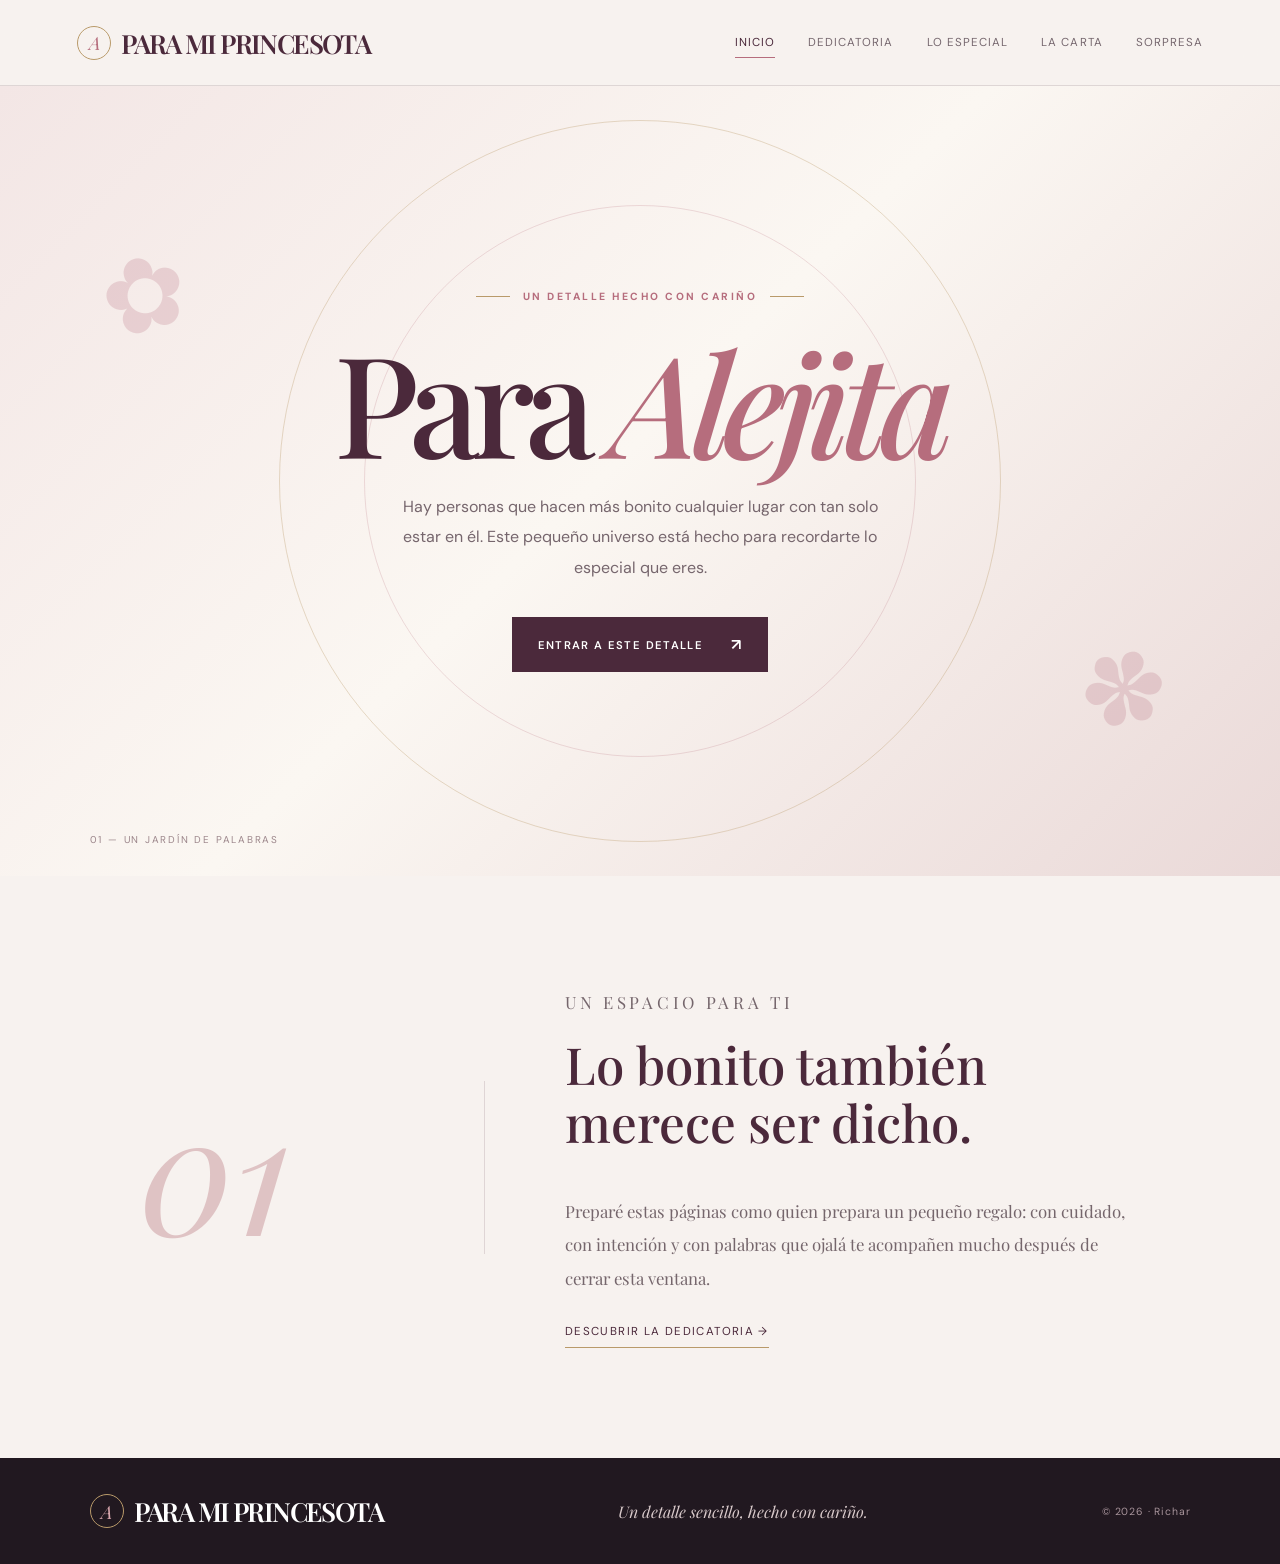
<file: index.html>
<!DOCTYPE html>
<html lang="es">
<head>
<meta charset="UTF-8">
<meta name="viewport" content="width=device-width, initial-scale=1.0">
<meta name="theme-color" content="#f7f2ef">
<meta name="description" content="Un detalle especial hecho con cariño PARA MI PRINCESOTA.">
<title>Inicio |  PARA MI PRINCESOTA</title>
<link rel="stylesheet" href="css/style.css">
<script src="js/script.js" defer></script>
</head>
<body>
<header class="header">
 <a class="logo" href="index.html"><span class="logo-mark">A</span>  PARA MI PRINCESOTA</a>
 <button class="menu-toggle" id="menuToggle" aria-label="Abrir menú" aria-expanded="false"><i></i><i></i><i></i></button>
 <nav class="nav" id="mainNav"><a href="index.html" aria-current="page">Inicio</a>
<a href="dedicatoria.html">Dedicatoria</a>
<a href="cualidades.html">Lo especial</a>
<a href="carta.html">La carta</a>
<a href="sorpresa.html">Sorpresa</a></nav>
</header>
<main><section class="hero">
 <div class="hero-content reveal"><p class="kicker">UN DETALLE HECHO CON CARIÑO</p><h1>Para <em>Alejita</em></h1><p class="hero-copy">Hay personas que hacen más bonito cualquier lugar con tan solo estar en él. Este pequeño universo está hecho para recordarte lo especial que eres.</p><a class="cta" href="dedicatoria.html">Entrar a este detalle <span>↗</span></a></div>
 <span class="hero-ornament ornament-left">✿</span><span class="hero-ornament ornament-right">✽</span><span class="hero-index">01 — UN JARDÍN DE PALABRAS</span>
</section>
<section class="content-section intro-layout reveal"><div class="intro-number">01</div><div class="intro-copy"><p class="section-label">UN ESPACIO PARA TI</p><h2>Lo bonito también merece ser dicho.</h2><p>Preparé estas páginas como quien prepara un pequeño regalo: con cuidado, con intención y con palabras que ojalá te acompañen mucho después de cerrar esta ventana.</p><a class="text-link" href="dedicatoria.html">Descubrir la dedicatoria →</a></div></section></main>
<footer class="footer"><a class="logo" href="index.html"><span class="logo-mark">A</span>  PARA MI PRINCESOTA</a><p>Un detalle sencillo, hecho con cariño.</p><small>© <span id="year"></span> · Richar</small></footer>
</body>
</html>
</file>
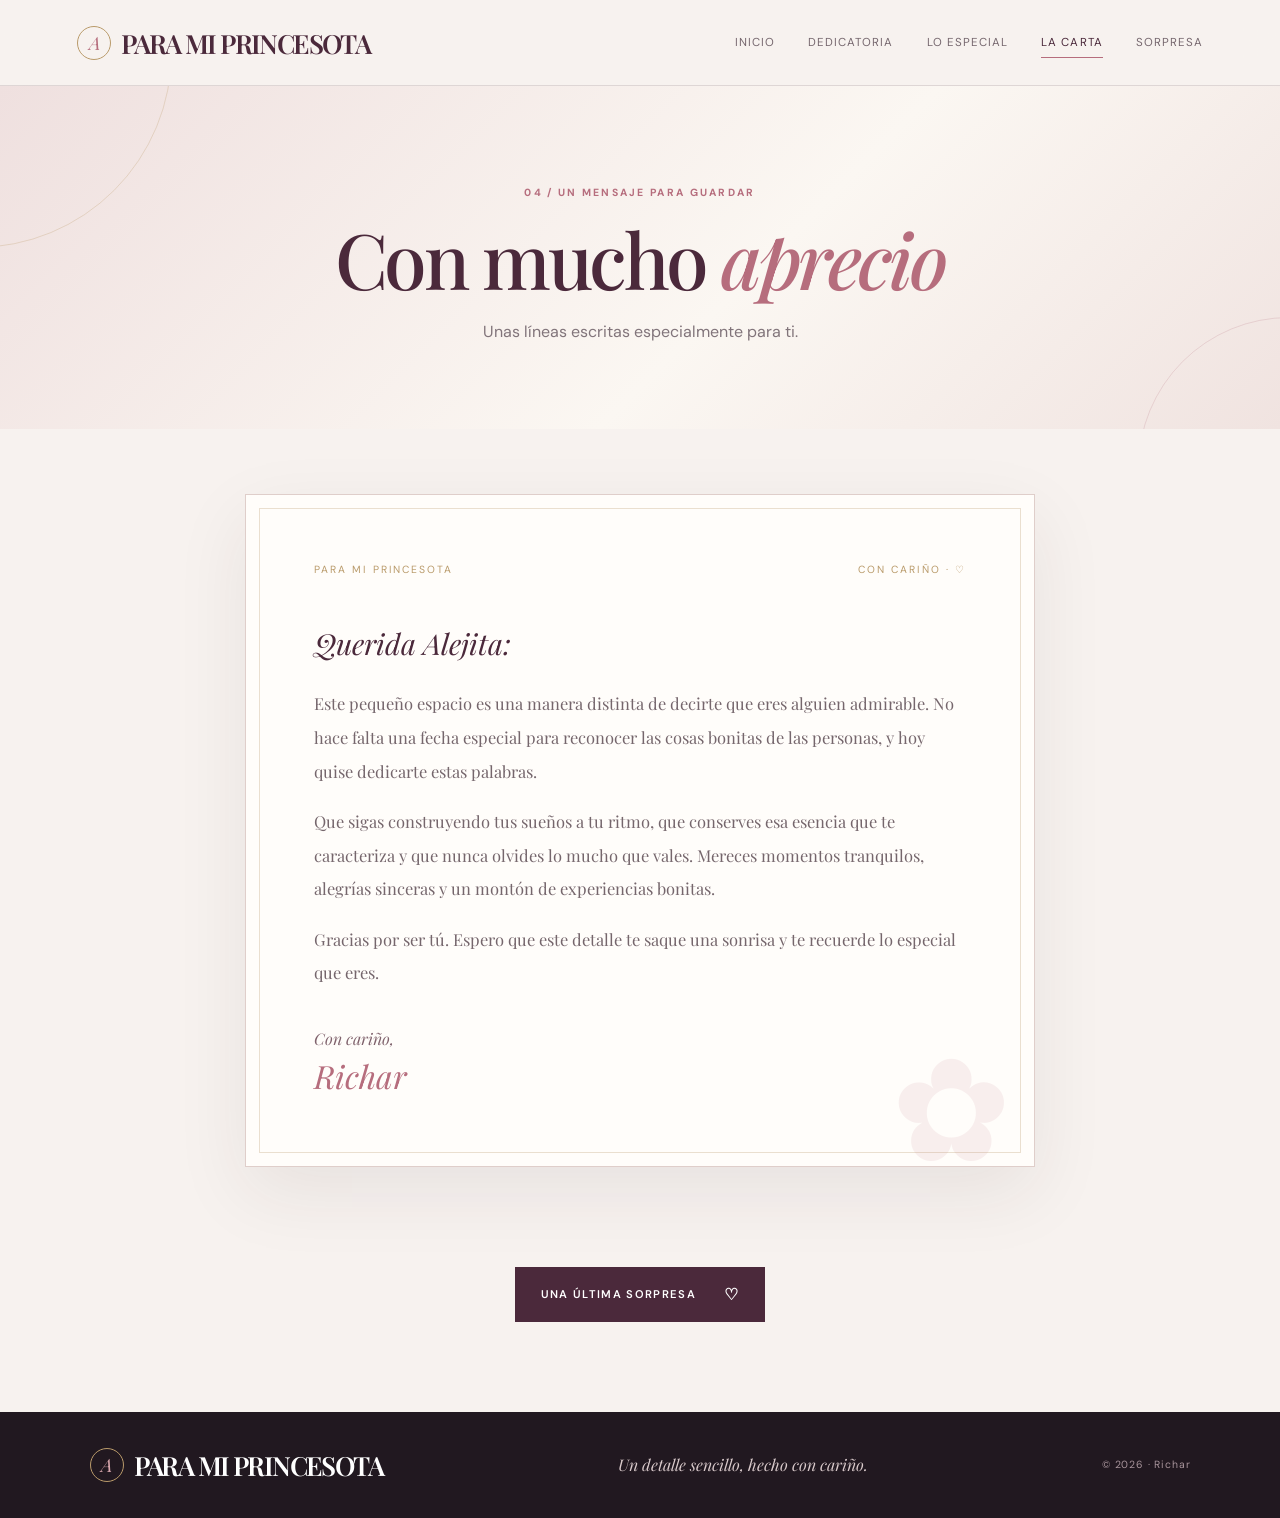
<file: carta.html>
<!DOCTYPE html>
<html lang="es">
<head>
<meta charset="UTF-8">
<meta name="viewport" content="width=device-width, initial-scale=1.0">
<meta name="theme-color" content="#f7f2ef">
<meta name="description" content="Un detalle especial hecho con cariño para Alejita.">
<title>La carta | PARA MI PRINCESOTA</title>
<link rel="stylesheet" href="css/style.css">
<script src="js/script.js" defer></script>
</head>
<body>
<header class="header">
 <a class="logo" href="index.html"><span class="logo-mark">A</span>  PARA MI PRINCESOTA</a>
 <button class="menu-toggle" id="menuToggle" aria-label="Abrir menú" aria-expanded="false"><i></i><i></i><i></i></button>
 <nav class="nav" id="mainNav"><a href="index.html">Inicio</a>
<a href="dedicatoria.html">Dedicatoria</a>
<a href="cualidades.html">Lo especial</a>
<a href="carta.html" aria-current="page">La carta</a>
<a href="sorpresa.html">Sorpresa</a></nav>
</header>
<main><section class="page-banner"><p class="section-label">04 / UN MENSAJE PARA GUARDAR</p><h1 class="page-title">Con mucho <em>aprecio</em></h1><p class="sub">Unas líneas escritas especialmente para ti.</p></section>
<article class="letter reveal"><div class="letter-top"><span> PARA MI PRINCESOTA</span><span>CON CARIÑO · ♡</span></div><h2>Querida Alejita:</h2><p>Este pequeño espacio es una manera distinta de decirte que eres alguien admirable. No hace falta una fecha especial para reconocer las cosas bonitas de las personas, y hoy quise dedicarte estas palabras.</p><p>Que sigas construyendo tus sueños a tu ritmo, que conserves esa esencia que te caracteriza y que nunca olvides lo mucho que vales. Mereces momentos tranquilos, alegrías sinceras y un montón de experiencias bonitas.</p><p>Gracias por ser tú. Espero que este detalle te saque una sonrisa y te recuerde lo especial que eres.</p><div class="letter-sign">Con cariño,<br><strong>Richar</strong></div><span class="letter-flower">✿</span></article>
<div class="next-link"><a class="cta" href="sorpresa.html">Una última sorpresa <span>♡</span></a></div></main>
<footer class="footer"><a class="logo" href="index.html"><span class="logo-mark">A</span>  PARA MI PRINCESOTA</a><p>Un detalle sencillo, hecho con cariño.</p><small>© <span id="year"></span> · Richar</small></footer>
</body>
</html>
</file>
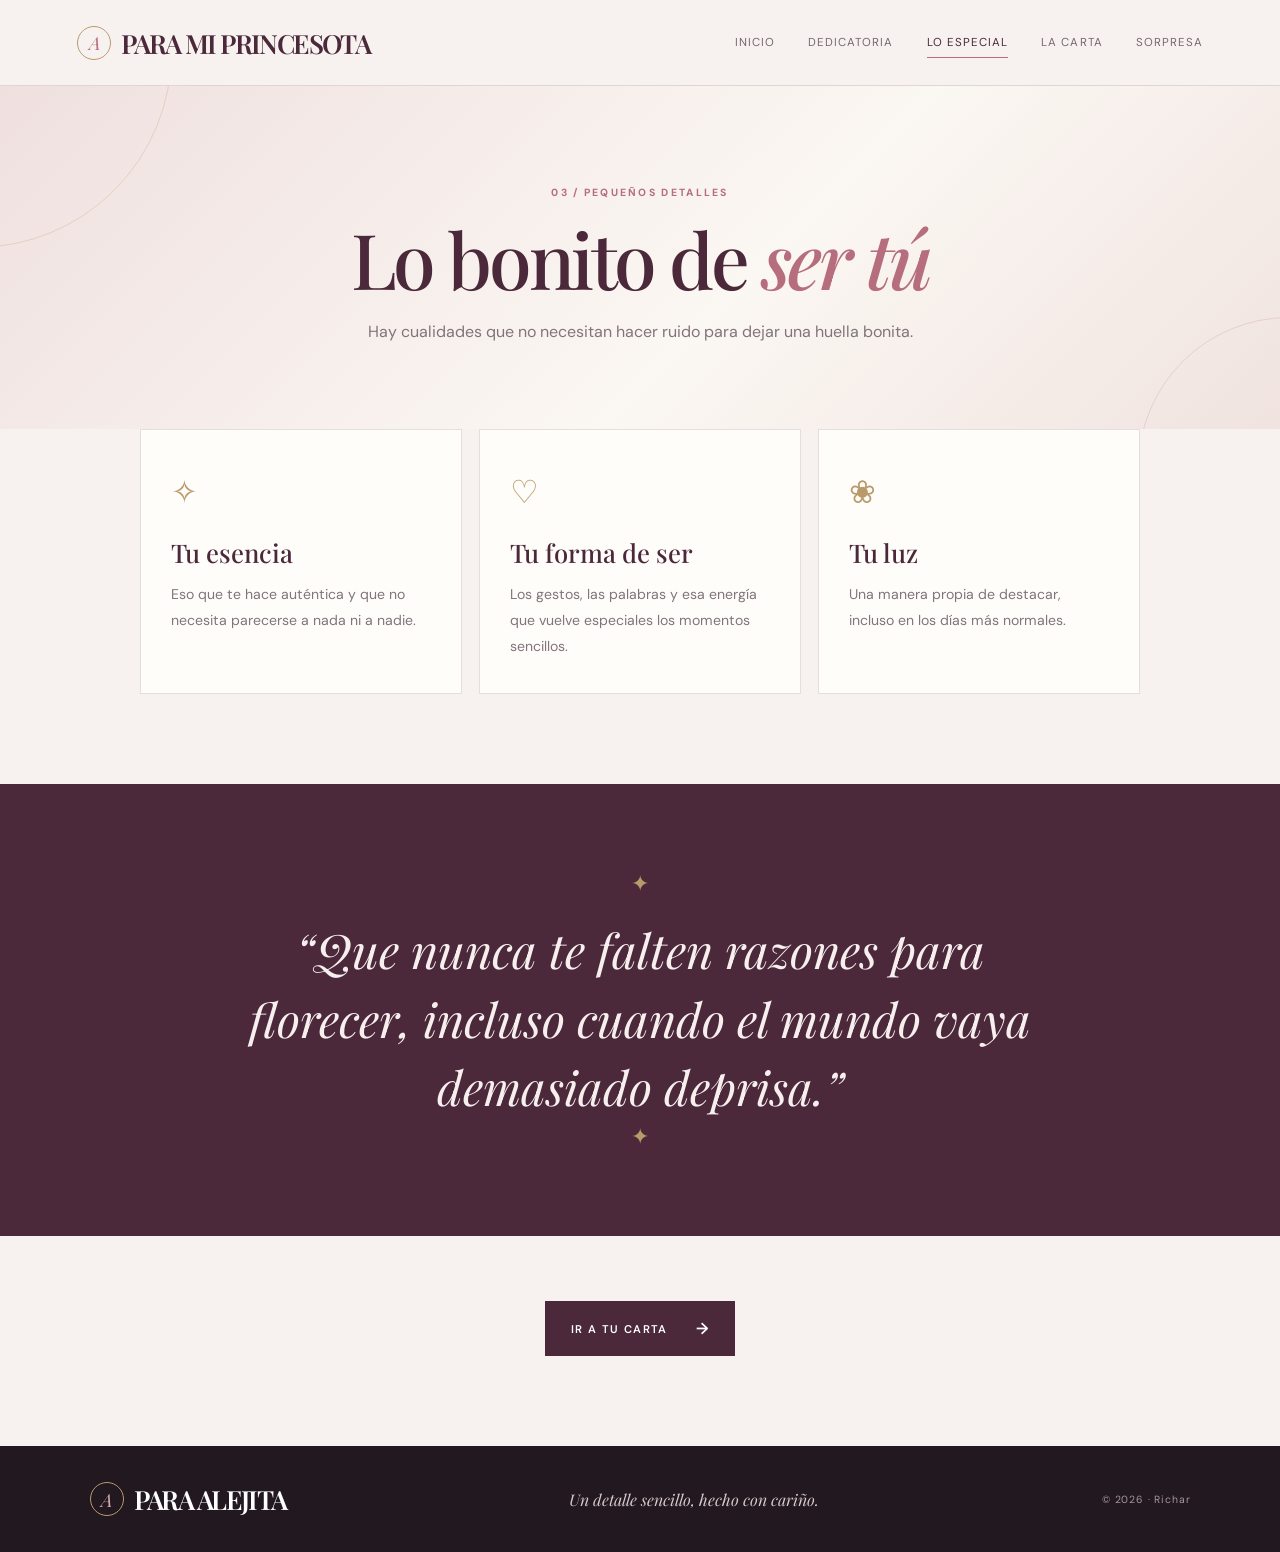
<file: cualidades.html>
<!DOCTYPE html>
<html lang="es">
<head>
<meta charset="UTF-8">
<meta name="viewport" content="width=device-width, initial-scale=1.0">
<meta name="theme-color" content="#f7f2ef">
<meta name="description" content="Un detalle especial hecho con cariño para Alejita.">
<title>Lo especial de ti | PARA MI PRINCESOTA</title>
<link rel="stylesheet" href="css/style.css">
<script src="js/script.js" defer></script>
</head>
<body>
<header class="header">
 <a class="logo" href="index.html"><span class="logo-mark">A</span> PARA MI PRINCESOTA</a>
 <button class="menu-toggle" id="menuToggle" aria-label="Abrir menú" aria-expanded="false"><i></i><i></i><i></i></button>
 <nav class="nav" id="mainNav"><a href="index.html">Inicio</a>
<a href="dedicatoria.html">Dedicatoria</a>
<a href="cualidades.html" aria-current="page">Lo especial</a>
<a href="carta.html">La carta</a>
<a href="sorpresa.html">Sorpresa</a></nav>
</header>
<main><section class="page-banner"><p class="section-label">03 / PEQUEÑOS DETALLES</p><h1 class="page-title">Lo bonito de <em>ser tú</em></h1><p class="sub">Hay cualidades que no necesitan hacer ruido para dejar una huella bonita.</p></section>
<section class="quality-grid"><article class="quality-card reveal"><span class="icon">✧</span><h2>Tu esencia</h2><p>Eso que te hace auténtica y que no necesita parecerse a nada ni a nadie.</p></article><article class="quality-card reveal"><span class="icon">♡</span><h2>Tu forma de ser</h2><p>Los gestos, las palabras y esa energía que vuelve especiales los momentos sencillos.</p></article><article class="quality-card reveal"><span class="icon">❀</span><h2>Tu luz</h2><p>Una manera propia de destacar, incluso en los días más normales.</p></article></section>
<section class="quote-band"><span>✦</span><p>“Que nunca te falten razones para florecer, incluso cuando el mundo vaya demasiado deprisa.”</p><span>✦</span></section><div class="next-link" style="padding-top:65px"><a class="cta" href="carta.html">Ir a tu carta <span>→</span></a></div></main>
<footer class="footer"><a class="logo" href="index.html"><span class="logo-mark">A</span> PARA ALEJITA</a><p>Un detalle sencillo, hecho con cariño.</p><small>© <span id="year"></span> · Richar</small></footer>
</body>
</html>
</file>
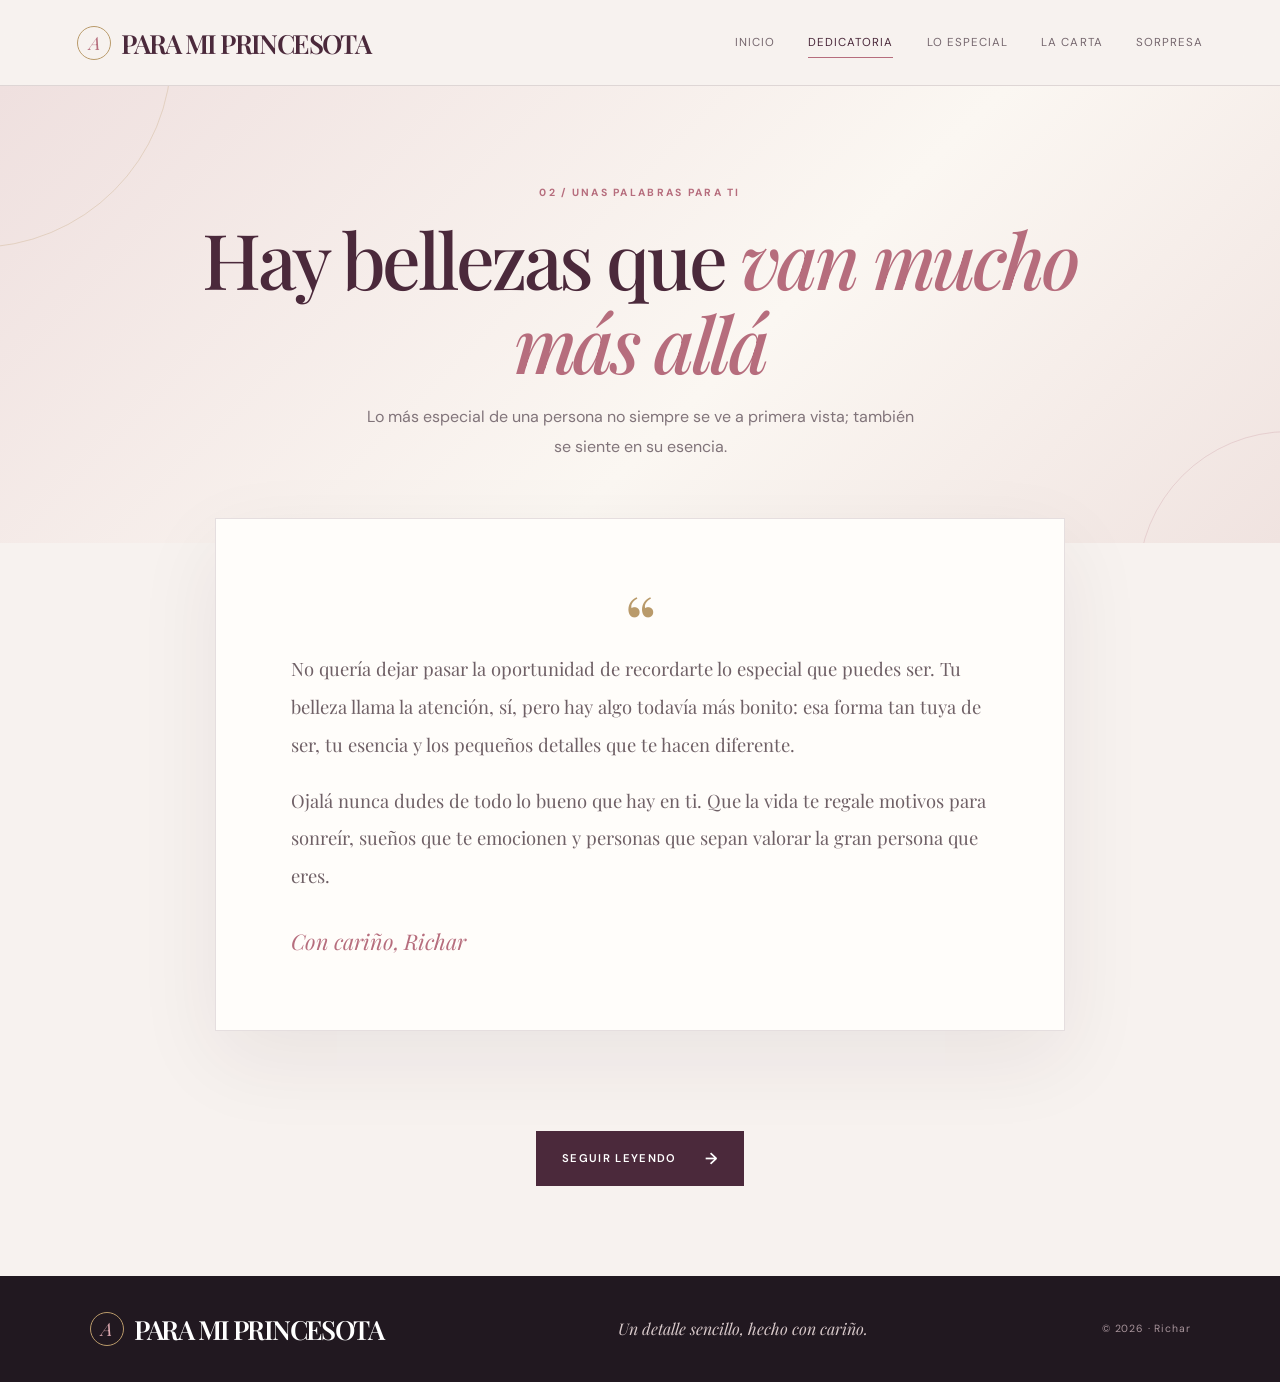
<file: dedicatoria.html>
<!DOCTYPE html>
<html lang="es">
<head>
<meta charset="UTF-8">
<meta name="viewport" content="width=device-width, initial-scale=1.0">
<meta name="theme-color" content="#f7f2ef">
<meta name="description" content="Un detalle especial hecho con cariño para Alejita.">
<title>Dedicatoria | Para Alejita</title>
<link rel="stylesheet" href="css/style.css">
<script src="js/script.js" defer></script>
</head>
<body>
<header class="header">
 <a class="logo" href="index.html"><span class="logo-mark">A</span>  PARA MI PRINCESOTA</a>
 <button class="menu-toggle" id="menuToggle" aria-label="Abrir menú" aria-expanded="false"><i></i><i></i><i></i></button>
 <nav class="nav" id="mainNav"><a href="index.html">Inicio</a>
<a href="dedicatoria.html" aria-current="page">Dedicatoria</a>
<a href="cualidades.html">Lo especial</a>
<a href="carta.html">La carta</a>
<a href="sorpresa.html">Sorpresa</a></nav>
</header>
<main><section class="page-banner"><p class="section-label">02 / UNAS PALABRAS PARA TI</p><h1 class="page-title">Hay bellezas que <em>van mucho más allá</em></h1><p class="sub">Lo más especial de una persona no siempre se ve a primera vista; también se siente en su esencia.</p></section>
<article class="paper reveal"><div class="quote-mark">“</div><p>No quería dejar pasar la oportunidad de recordarte lo especial que puedes ser. Tu belleza llama la atención, sí, pero hay algo todavía más bonito: esa forma tan tuya de ser, tu esencia y los pequeños detalles que te hacen diferente.</p><p>Ojalá nunca dudes de todo lo bueno que hay en ti. Que la vida te regale motivos para sonreír, sueños que te emocionen y personas que sepan valorar la gran persona que eres.</p><span class="signature">Con cariño, Richar</span></article>
<div class="next-link"><a class="cta" href="cualidades.html">Seguir leyendo <span>→</span></a></div></main>
<footer class="footer"><a class="logo" href="index.html"><span class="logo-mark">A</span>  PARA MI PRINCESOTA</a><p>Un detalle sencillo, hecho con cariño.</p><small>© <span id="year"></span> · Richar</small></footer>
</body>
</html>
</file>
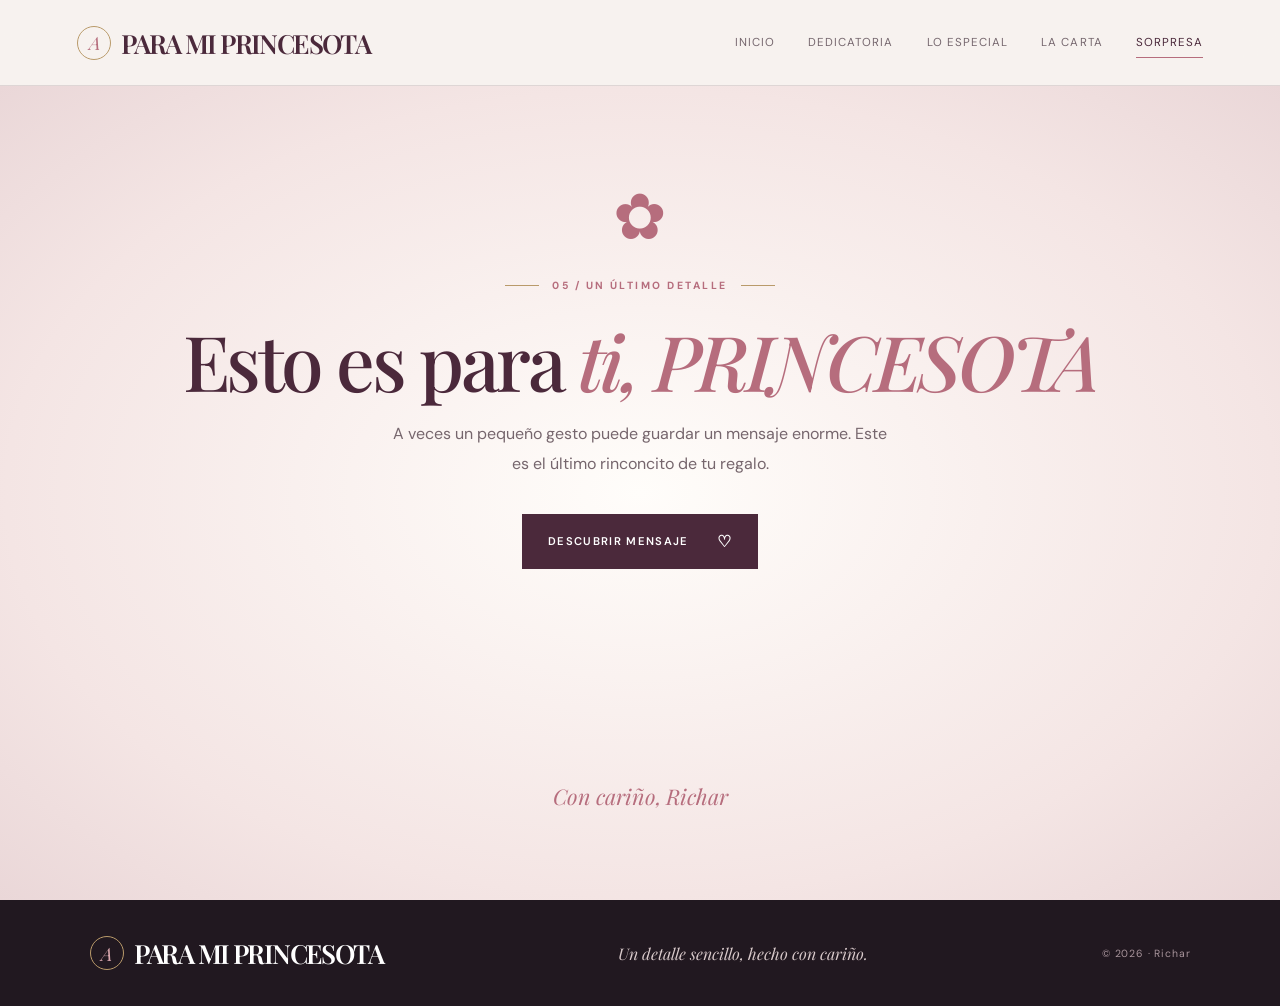
<file: sorpresa.html>
<!DOCTYPE html>
<html lang="es">
<head>
<meta charset="UTF-8">
<meta name="viewport" content="width=device-width, initial-scale=1.0">
<meta name="theme-color" content="#f7f2ef">
<meta name="description" content="Un detalle especial hecho con cariño para Alejita.">
<title>Una sorpresa |  PARA MI PRINCESOTA</title>
<link rel="stylesheet" href="css/style.css">
<script src="js/script.js" defer></script>
</head>
<body>
<header class="header">
 <a class="logo" href="index.html"><span class="logo-mark">A</span>  PARA MI PRINCESOTA</a>
 <button class="menu-toggle" id="menuToggle" aria-label="Abrir menú" aria-expanded="false"><i></i><i></i><i></i></button>
 <nav class="nav" id="mainNav"><a href="index.html">Inicio</a>
<a href="dedicatoria.html">Dedicatoria</a>
<a href="cualidades.html">Lo especial</a>
<a href="carta.html">La carta</a>
<a href="sorpresa.html" aria-current="page">Sorpresa</a></nav>
</header>
<main><section class="surprise-stage"><span class="surprise-symbol">✿</span><p class="kicker">05 / UN ÚLTIMO DETALLE</p><h1 class="page-title">Esto es para <em>ti, PRINCESOTA</em></h1><p class="hero-copy">A veces un pequeño gesto puede guardar un mensaje enorme. Este es el último rinconcito de tu regalo.</p><button class="cta" id="surpriseBtn">Descubrir mensaje <span>♡</span></button><p class="surprise-message" id="surpriseMessage" aria-live="polite">Que hoy, mañana y siempre encuentres motivos para sonreír. Nunca dejes de florecer. 🌷</p><span class="signature">Con cariño, Richar</span></section></main>
<footer class="footer"><a class="logo" href="index.html"><span class="logo-mark">A</span>  PARA MI PRINCESOTA</a><p>Un detalle sencillo, hecho con cariño.</p><small>© <span id="year"></span> · Richar</small></footer>
</body>
</html>
</file>
<file: css/style.css>
@import url('https://fonts.googleapis.com/css2?family=DM+Sans:wght@400;500;600;700&family=Playfair+Display:ital,wght@0,500;0,600;0,700;1,500;1,600&display=swap');
:root{
 --bg:#f7f2ef;--paper:#fffdfa;--ink:#251c22;--muted:#81747a;
 --plum:#4b293b;--rose:#b66d7d;--rose-light:#ead3d6;--gold:#b99a6a;
 --line:rgba(75,41,59,.14);--serif:"Playfair Display",Georgia,serif;
 --sans:"DM Sans",Arial,sans-serif;--max:1180px
}
*{box-sizing:border-box}
html{scroll-behavior:smooth;scroll-padding-top:100px}
body{margin:0;background:var(--bg);color:var(--ink);font-family:var(--sans);overflow-x:hidden}
a{color:inherit;text-decoration:none}
button{font:inherit}
::selection{background:var(--rose-light);color:var(--plum)}
.header{height:86px;padding:0 max(6%,calc((100% - var(--max))/2));display:flex;align-items:center;justify-content:space-between;background:rgba(247,242,239,.92);backdrop-filter:blur(18px);border-bottom:1px solid var(--line);position:sticky;top:0;z-index:50}
.logo{display:flex;align-items:center;gap:10px;font:600 1.65rem var(--serif);letter-spacing:-.06em;color:var(--plum)}
.logo-mark{width:34px;height:34px;border:1px solid var(--gold);border-radius:50%;display:grid;place-items:center;font:italic 1.15rem var(--serif);color:var(--rose)}
.nav{display:flex;align-items:center;gap:clamp(15px,2.6vw,34px)}
.nav a{font-size:.72rem;letter-spacing:.09em;text-transform:uppercase;color:#76676e;position:relative;padding:9px 0;transition:color .2s}
.nav a:after{content:"";position:absolute;left:0;right:100%;bottom:1px;height:1px;background:var(--rose);transition:right .25s}
.nav a:hover,.nav a[aria-current=page]{color:var(--plum)}
.nav a:hover:after,.nav a[aria-current=page]:after{right:0}
.menu-toggle{display:none;background:none;border:1px solid var(--line);border-radius:50%;width:43px;height:43px;padding:10px;cursor:pointer}
.menu-toggle i{display:block;height:1.5px;background:var(--plum);margin:5px 1px}
main{min-height:65vh}
.hero{min-height:min(790px,calc(100svh - 86px));position:relative;display:grid;place-items:center;text-align:center;padding:95px 7%;overflow:hidden;background:linear-gradient(135deg,#f3e6e5 0%,#fbf7f2 48%,#ead9d8 100%)}
.hero:before,.hero:after{content:"";position:absolute;width:min(62vw,720px);aspect-ratio:1;border:1px solid rgba(185,154,106,.35);border-radius:50%;pointer-events:none}
.hero:after{width:min(48vw,550px);border-color:rgba(182,109,125,.22)}
.hero-content{position:relative;z-index:2;max-width:850px}
.kicker{display:flex;align-items:center;justify-content:center;gap:13px;color:var(--rose);font-size:.65rem;font-weight:700;letter-spacing:.24em;text-transform:uppercase}
.kicker:before,.kicker:after{content:"";width:34px;height:1px;background:var(--gold)}
h1,h2,h3,p{margin-top:0}
.hero h1{font:500 clamp(4.2rem,11vw,9.3rem)/.96 var(--serif);letter-spacing:-.065em;color:var(--plum);margin:30px 0 24px}
.hero h1 em,.page-title em{font-weight:500;color:var(--rose)}
.hero-copy{max-width:510px;margin:0 auto 34px;color:#76666d;font-size:1rem;line-height:1.9}
.cta{display:inline-flex;align-items:center;gap:28px;padding:16px 25px;background:var(--plum);color:#fff;border:1px solid var(--plum);font-size:.7rem;font-weight:600;letter-spacing:.12em;text-transform:uppercase;transition:.25s}
.cta:hover{background:transparent;color:var(--plum);transform:translateY(-3px)}
.cta span{font-size:1rem}
.hero-index{position:absolute;bottom:30px;left:7%;font-size:.62rem;letter-spacing:.18em;color:#9b858a}
.hero-ornament{position:absolute;color:rgba(182,109,125,.23);font-size:clamp(3rem,8vw,7rem)}
.ornament-left{left:8%;top:18%;transform:rotate(-17deg)}
.ornament-right{right:9%;bottom:15%;transform:rotate(19deg)}
.content-section{max-width:var(--max);margin:auto;padding:110px 7%}
.section-head{text-align:center;max-width:720px;margin:0 auto 48px}
.section-label{color:var(--rose);font-size:.65rem;letter-spacing:.22em;font-weight:700;text-transform:uppercase}
.section-head h2,.page-title{font:500 clamp(2.7rem,6vw,5rem)/1.1 var(--serif);letter-spacing:-.045em;color:var(--plum);margin:16px 0}
.section-head p:last-child{color:var(--muted);line-height:1.85;font-size:.92rem}
.intro-layout{display:grid;grid-template-columns:.75fr 1.25fr;gap:8%;align-items:center}
.intro-number{font:italic clamp(6rem,13vw,11rem)/.8 var(--serif);color:#dfc3c4;border-right:1px solid var(--line);padding:20px 0}
.intro-copy h2{font:500 clamp(2.3rem,4vw,3.7rem)/1.13 var(--serif);color:var(--plum)}
.intro-copy p{font:1.05rem/2 var(--serif);color:#75666c}
.text-link{display:inline-block;margin-top:12px;color:var(--plum);font-size:.72rem;letter-spacing:.12em;text-transform:uppercase;border-bottom:1px solid var(--gold);padding-bottom:8px}
.page-banner{padding:100px 7% 82px;text-align:center;background:linear-gradient(135deg,#efe0df,#fbf7f2 58%,#f0e3e0);position:relative;overflow:hidden}
.page-banner:before{content:"";position:absolute;width:390px;height:390px;border:1px solid rgba(185,154,106,.28);border-radius:50%;left:-220px;top:-230px}
.page-banner:after{content:"";position:absolute;width:300px;height:300px;border:1px solid rgba(182,109,125,.2);border-radius:50%;right:-160px;bottom:-190px}
.page-banner .page-title{max-width:900px;margin:17px auto}
.page-banner .sub{max-width:560px;margin:0 auto;color:var(--muted);line-height:1.85}
.paper{max-width:850px;margin:-25px auto 100px;position:relative;z-index:2;background:var(--paper);padding:clamp(35px,6vw,75px);border:1px solid var(--line);box-shadow:0 28px 80px rgba(56,34,44,.07)}
.quote-mark{font:5rem/.7 var(--serif);color:var(--gold);text-align:center}
.paper p{font:clamp(1rem,1.5vw,1.15rem)/2.05 var(--serif);color:#6f6066}
.signature{display:block;margin-top:32px;font:italic 1.35rem var(--serif);color:var(--rose)}
.quality-grid{display:grid;grid-template-columns:repeat(3,1fr);gap:17px;max-width:var(--max);margin:0 auto;padding:0 7% 90px}
.quality-card{background:var(--paper);padding:38px 30px 34px;border:1px solid var(--line);min-height:250px;transition:transform .3s,box-shadow .3s}
.quality-card:hover{transform:translateY(-7px);box-shadow:0 22px 45px rgba(56,34,44,.08)}
.quality-card .icon{font:2rem var(--serif);color:var(--gold)}
.quality-card h2{font:500 1.6rem var(--serif);color:var(--plum);margin:24px 0 12px}
.quality-card p{color:var(--muted);font-size:.88rem;line-height:1.85;margin:0}
.quote-band{padding:85px 7%;background:var(--plum);text-align:center;color:#f7eeee}
.quote-band span{color:var(--gold);font-size:1.4rem}
.quote-band p{max-width:850px;margin:18px auto 0;font:italic clamp(1.7rem,3.7vw,3rem)/1.45 var(--serif)}
.letter{max-width:790px;margin:65px auto 100px;padding:clamp(35px,6vw,68px);background:#fffdfa;border:1px solid #dfceca;box-shadow:0 25px 70px rgba(56,34,44,.08);position:relative;overflow:hidden}
.letter:before{content:"";position:absolute;inset:13px;border:1px solid rgba(185,154,106,.3);pointer-events:none}
.letter-top{display:flex;justify-content:space-between;color:var(--gold);font-size:.65rem;letter-spacing:.2em;text-transform:uppercase}
.letter h2{font:italic 1.8rem var(--serif);color:var(--plum);margin:48px 0 25px}
.letter p{font:1.03rem/2.05 var(--serif);color:#75666c;position:relative;z-index:1}
.letter-sign{margin-top:35px;font:italic 1rem/1.8 var(--serif);color:#80636d}
.letter-sign strong{font:italic 2rem var(--serif);color:var(--rose)}
.letter-flower{position:absolute;right:22px;bottom:-40px;font-size:9rem;color:rgba(182,109,125,.1)}
.next-link{text-align:center;padding:0 7% 90px}
.surprise-stage{min-height:calc(100svh - 86px);display:flex;flex-direction:column;align-items:center;justify-content:center;text-align:center;padding:80px 7%;background:radial-gradient(ellipse at center,#fffdfa 0%,#f4e5e4 70%,#ead7d8 100%)}
.surprise-symbol{font-size:4rem;color:var(--rose);margin-bottom:20px}
.surprise-message{max-width:650px;min-height:65px;margin:28px auto 0;font:italic clamp(1.3rem,3vw,2rem)/1.6 var(--serif);color:var(--plum);opacity:0;transform:translateY(12px);transition:.5s}
.surprise-message.visible{opacity:1;transform:translateY(0)}
.footer{background:#211820;color:#d8c9ca;padding:35px max(7%,calc((100% - var(--max))/2));display:flex;align-items:center;justify-content:space-between;gap:20px}
.footer .logo{color:#fff}.footer .logo-mark{color:#d9a7ae;border-color:#b99a6a}
.footer p{margin:0;font:italic 1rem var(--serif);color:#d8c9ca}
.footer small{color:#a9959c;font-size:.65rem;letter-spacing:.08em}
.reveal{opacity:0;transform:translateY(22px);transition:opacity .75s ease,transform .75s ease}
.reveal.visible{opacity:1;transform:translateY(0)}
@media(max-width:850px){
 .header{height:74px;padding:0 6%}.menu-toggle{display:block}.nav{display:none;position:absolute;top:73px;left:4%;right:4%;padding:13px;background:#fbf7f2;border:1px solid var(--line);box-shadow:0 20px 40px rgba(40,20,30,.12);flex-direction:column;gap:0}
 .nav.open{display:flex}.nav a{width:100%;text-align:center;padding:14px}.hero{min-height:calc(88svh - 0px)}.quality-grid{grid-template-columns:1fr;max-width:560px}.quality-card{min-height:0}.intro-layout{grid-template-columns:1fr;gap:30px}.intro-number{border-right:0;border-bottom:1px solid var(--line);padding-bottom:22px;font-size:6rem}.content-section{padding:80px 7%}.footer{flex-direction:column;text-align:center}
}
@media(max-width:520px){
 .hero{min-height:calc(88svh - 0px);padding:75px 7%}.hero h1{font-size:clamp(4rem,17vw,6rem)}.hero-copy{font-size:.9rem}.hero-index{left:7%;bottom:20px;font-size:.55rem}
 .ornament-left{left:3%;top:14%}.ornament-right{right:3%;bottom:11%}
 .page-banner{padding:76px 7% 65px}.page-banner .page-title{font-size:clamp(2.65rem,11vw,3.6rem)}
 .content-section{padding:70px 7%}.section-head{margin-bottom:34px}.section-head h2{font-size:2.7rem}
 .paper{margin:-15px 5% 70px;padding:35px 25px}.paper p{font-size:1rem;line-height:1.9}
 .quality-grid{padding:0 6% 65px;gap:12px}.quality-card{padding:28px 25px}
 .quote-band{padding:65px 8%}.letter{margin:35px 5% 70px;padding:35px 27px}.letter h2{margin-top:38px}.letter p{font-size:.98rem;line-height:1.9}
 .surprise-stage{min-height:calc(88svh - 0px);padding:65px 7%}
 .footer{padding:30px 7%;gap:12px}
}
@media(prefers-reduced-motion:reduce){html{scroll-behavior:auto}.reveal{opacity:1;transform:none}*,*::before,*::after{transition-duration:.01ms!important}}
</file>
